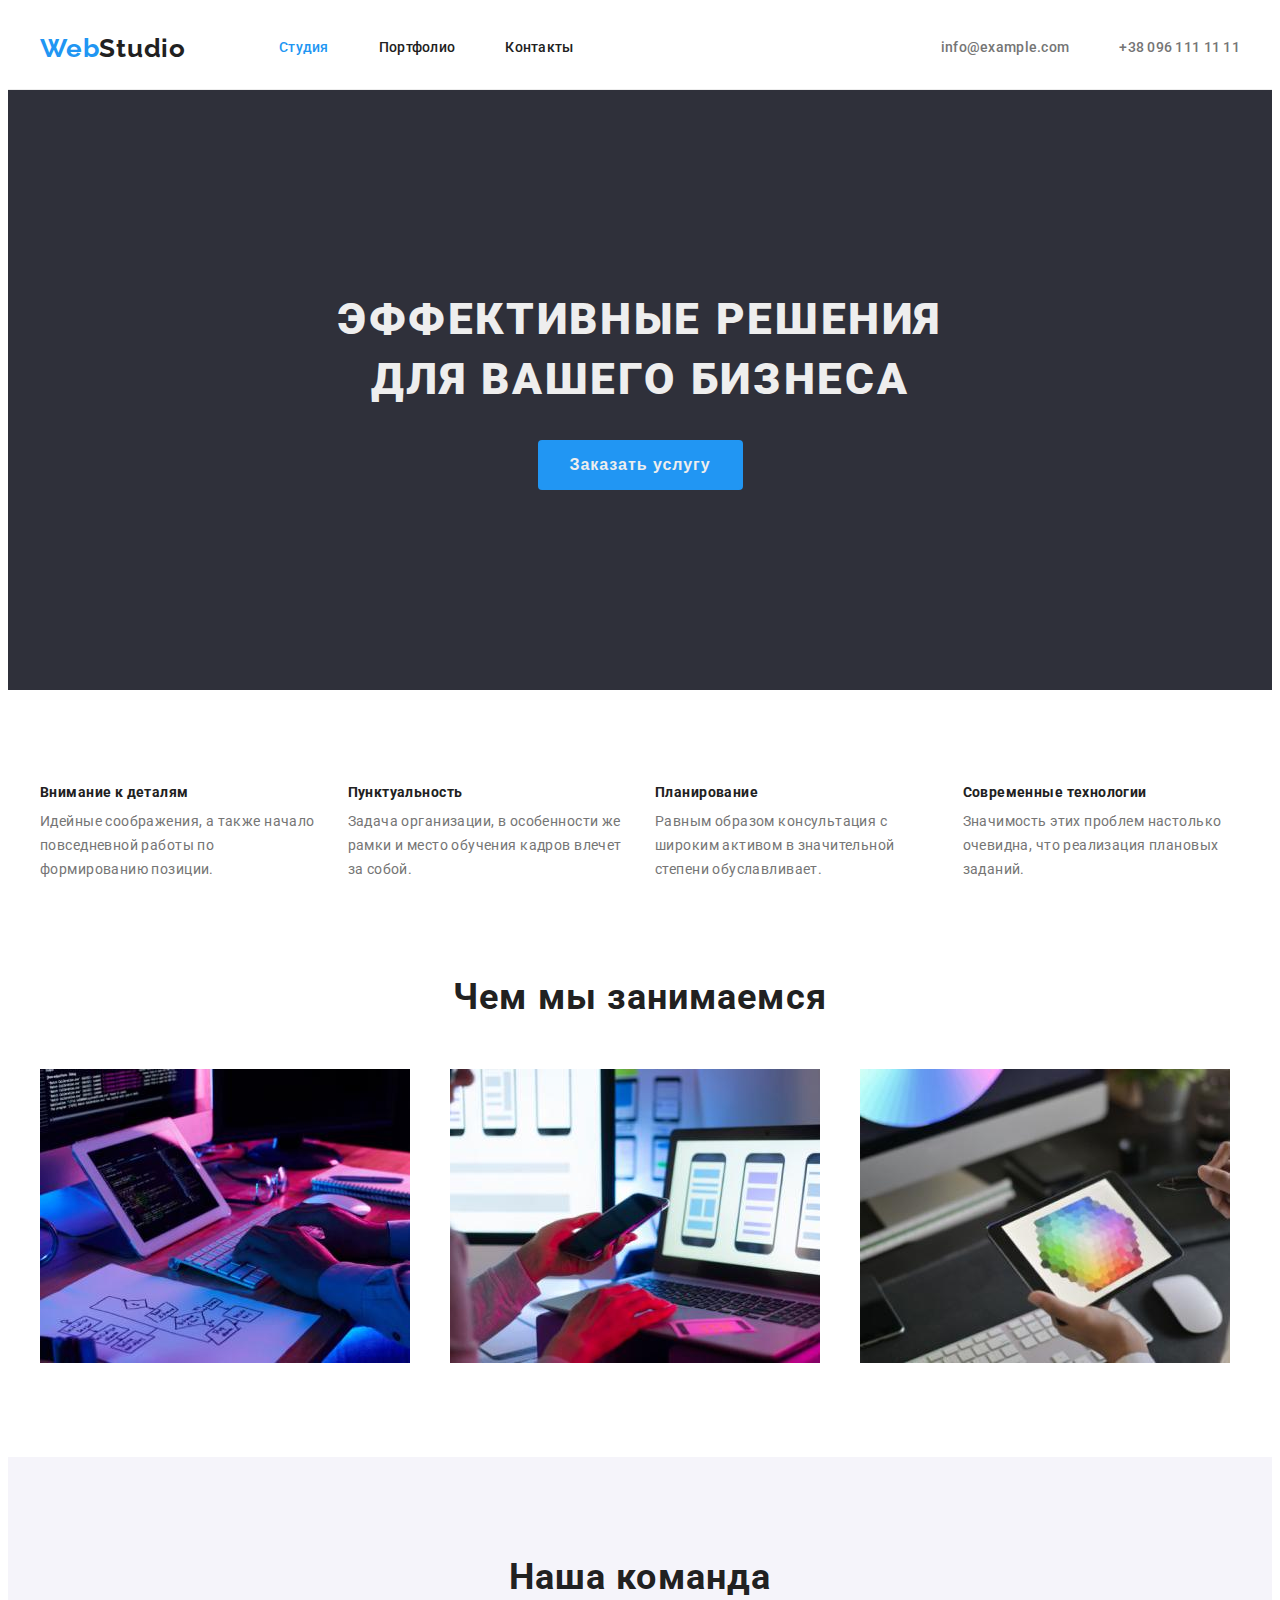
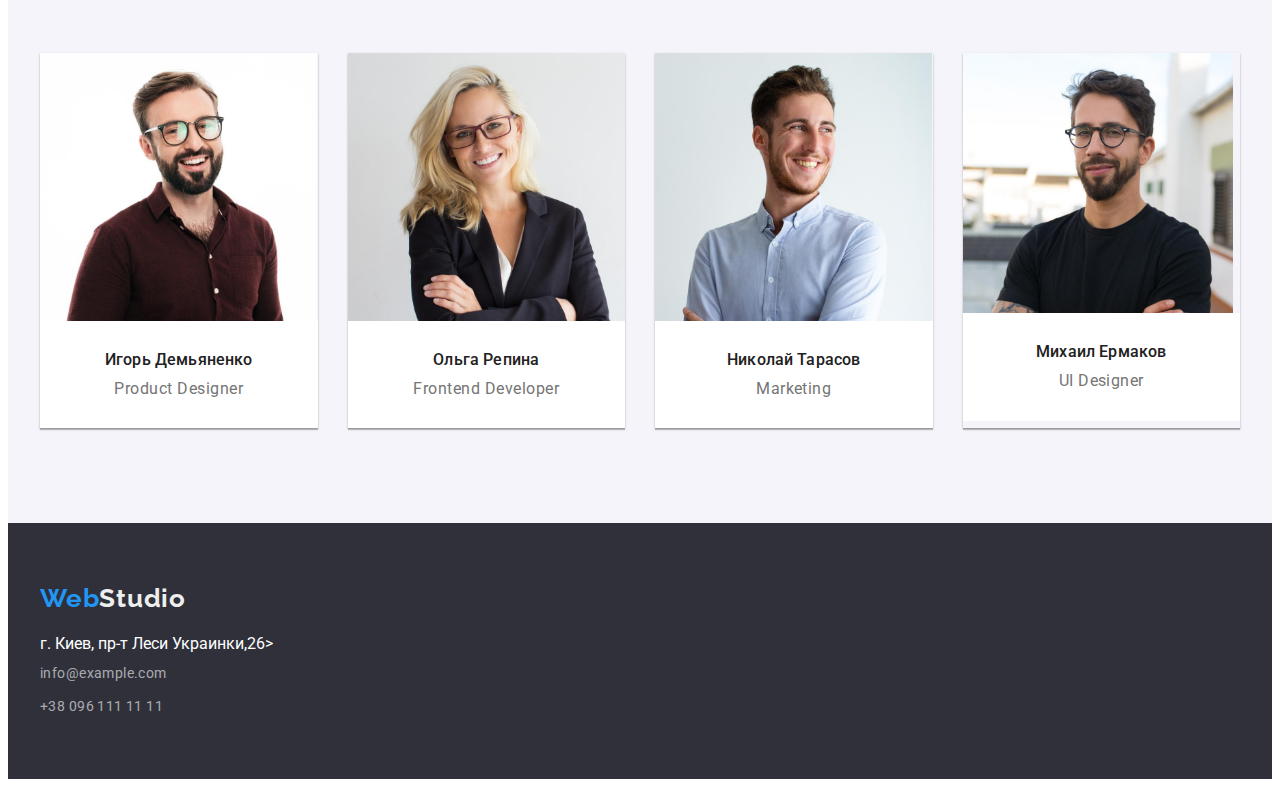
<file: index.html>
<!DOCTYPE html>
<html lang="en">
<head>
    <meta charset="UTF-8">
    <meta name="viewport" content="width=device-width, initial-scale=1.0">
    <title>WebStudio</title>
    <link rel="preconnect" href="https://fonts.gstatic.com">
    <link href="https://fonts.googleapis.com/css2?family=Raleway:wght@700&family=Roboto:wght@400;500;700;900&display=swap" rel="stylesheet">
    <link rel="stylesheet" href="https://cdnjs.cloudflare.com/ajax/libs/modern-normalize/1.0.0/modern-normalize.css" integrity="sha512-Zx6MlUMKSVJoQ+83OwhdILe8cSEsCzfqThJd7J/VA2UrK6Ctj85p+xzqfyuNXE5B1k25uUdmJ2OzItbBy9GHAQ==" crossorigin="anonymous" />
    <link rel="stylesheet" href="./css/styles.css">
</head>
<body>
    <!-- Page header-->
 <header class="header">
    <!-- Site Navigation -->
    <div class="container">
    <nav class="navigation">
        <a class="logo link" href="./index.html">Web<span class="light-theme">Studio</span></a>
            <ul class="navigation-list list">
                <li class="navigation-item">
                    <a class="navigation-link link current" href="./index.html">Студия</a></li>
                <li class="navigation-item">
                    <a class="navigation-link link" href="./portfolio.html">Портфолио</a></li>
                <li class="navigation-item">
                    <a class="navigation-link link" href="/">Контакты</a></li>
            </ul>

            <ul class="navigation-list list contact-item">
                <li class="contacts-list-item"><a class="navigation-link link icon" class="contacts-link" href="mailto:info@devstudio.com">info@example.com</a></li>
                <li class="contacts-list-item"><a class="navigation-link link icon" class="contacts-link" href="tel:+380961111111">+38 096 111 11 11</a></li>
            </ul>
        </nav>
        </div>
 </header>
<main>
        <!-- (HERO) -->
        <section class="hero">
            <div class="container">
            <h1 class="hero-title">Эффективные решения для вашего бизнеса</h1>
           <button class="modal-btn" type="button">Заказать услугу</button>
        </div>
        </section>
     <!-- Header 2 -->
    <section class="section-description">
        <div class="container">
            <ul class="list header-list">
                <li class="description-item">
                    <h2 class="header-title">Внимание к деталям</h2>
                    <p class="description-list">Идейные соображения, а также начало повседневной работы по формированию позиции.</p>
                </li>
                <li class="description-item">
                    <h2 class="header-title">Пунктуальность</h2>
                    <p class="description-list">Задача организации, в особенности же рамки и место обучения кадров влечет за собой.</p>
                </li>
                <li class="description-item">
                    <h2 class="header-title">Планирование</h2>
                    <p class="description-list">Равным образом консультация с широким активом в значительной степени обуславливает.</p>
                </li>
                <li class="description-item">
                    <h2 class="header-title">Современные технологии</h2>
                    <p class="description-list">Значимость этих проблем настолько очевидна, что реализация плановых заданий.</p>
                </li>
            </ul>
        </div>
    </section>   
    <!-- What we do -->
        <section class="section-occupation">
            <div class="container">
                <h2 class="occupation-title">Чем мы занимаемся</h2>
                <ul class="list occupation-list">
                    <li class="occupation-item">
                        <img class="occupation-image" src="./images/box1.jpg" alt="hands of man typing on keyboard">
                    </li>
                    <li class="occupation-item">
                        <img class="occupation-image" src="./images/box2.jpg" alt="man holding smartphone in hand on laptop background">
                    </li>
                    <li class="occupation-item">
                        <img class="occupation-image" src="./images/box3.jpg" alt="hand holding a tablet with a color image on the screen on a computer background">
                    </li>
                </ul>
            </div>
        </section>

    <!-- Our team -->
        <section class="section-our-team">
            <div class="container">
                <h2 class="section-team">Наша команда</h2>
                <ul class="our-team-list list">
                    <li class="team-list-item">
                        <img src="./images/img(7).jpg" alt="фото Игоря Демьяненко продукт Дизайнера"> 
                        <div class="our-team-content"> 
                            <h3 class="team-title">Игорь Демьяненко</h3>
                            <p class="team-description">Product Designer</p>
                        </div>
                    </li>

                    <li class="team-list-item">
                        <img src="./images/img(4).jpg" alt="фото Ольги Репиной Фронтенд Разработчицы"> 
                         <div class="our-team-content"> 
                            <h3 class="team-title">Ольга Репина</h3>
                            <p class="team-description">Frontend Developer</p>
                         </div>
                    </li>

                    <li class="team-list-item">
                        <img src="./images/img(5).jpg" alt="фото Николая Тарасова маркетинг Менеджера"> 
                        <div class="our-team-content"> 
                            <h3 class="team-title">Николай Тарасов</h3>
                            <p class="team-description">Marketing</p>
                        </div> 
                    </li>

                    <li class="team-list-item">
                        <img src="./images/img(6).jpg" alt="фото Михаила Ермакова интерфейс Разработчика" width="270"> 
                         <div class="our-team-content"> 
                            <h3 class="team-title">Михаил Ермаков</h3>
                            <p class="team-description">UI Designer</p>
                         </div>
                    </li>

                </ul>
            </div>
        </section>
    </main>
   <!-- Footer -->
     <footer class="footer">
       <div class="container">
        <!-- Contacts -->
<a class="link logo-footer" href="./index.html">Web<span class="dark-theme">Studio</span></a>
         <address class="address">
             <ul class="site-nav list"> 
                 <li class="footer-item">
                     <a class="link location" href="https://goo.gl/maps/X1yvUjmJg16SnbM39" target="_blank" rel="noopener noreferrer" class="button">
                         г. Киев,
                     пр-т Леси Украинки,26></a>
                 </li>
                 <li class="footer-item">
                     <a class="link footer-link navigation-link" href="mailto:info@example.com" target="_blank" class="button">info@example.com</a>
                 </li>
                 <li>
                     <a class="link footer-link navigation-link" href="tel:+380991111111" target="_blank" class="button">+38 096 111 11 11</a>
                 </li>
             </ul>    
         </address>
        </div>
     </footer>
   </body>
</html>
</file>
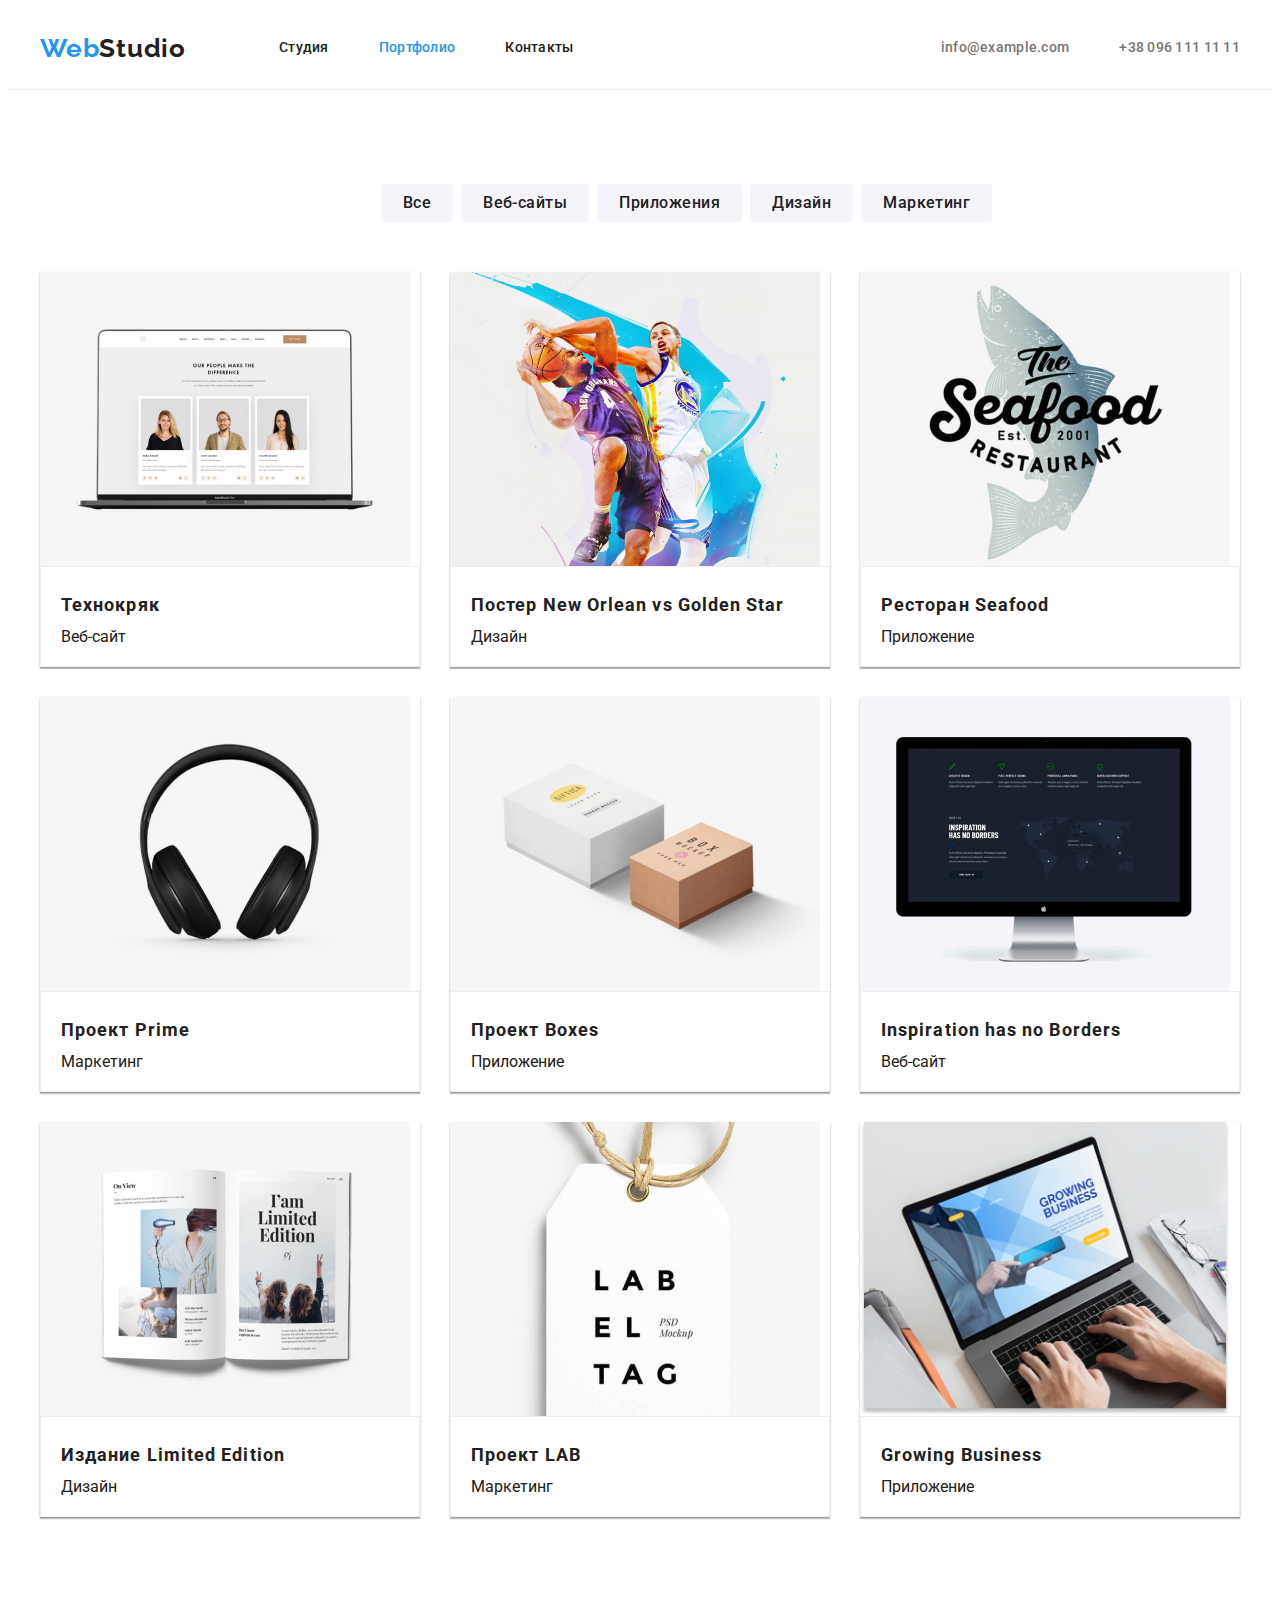
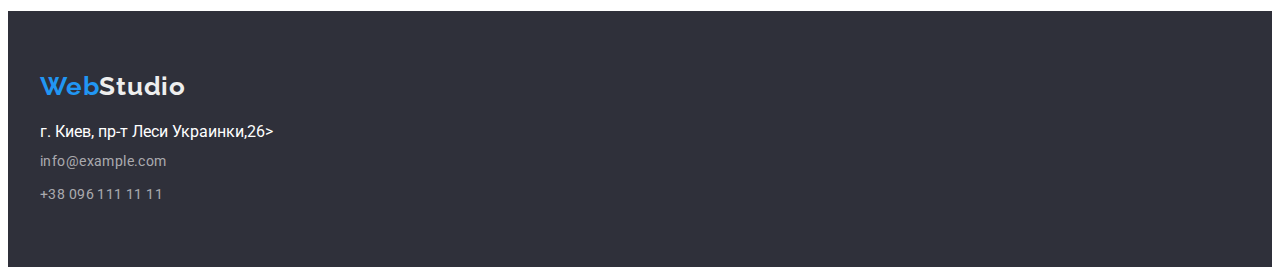
<file: portfolio.html>
<!DOCTYPE html>
<html lang="ru">
<head>
    <meta charset="UTF-8">
    <meta name="viewport" content="width=device-width, initial-scale=1.0">
    <title>Portfolio</title> 
    <link rel="preconnect" href="https://fonts.gstatic.com">
    <link href="https://fonts.googleapis.com/css2?family=Raleway:wght@700&family=Roboto:wght@400;500;700;900&display=swap" rel="stylesheet">
    <link rel="stylesheet" href="https://cdnjs.cloudflare.com/ajax/libs/modern-normalize/1.0.0/modern-normalize.css" integrity="sha512-Zx6MlUMKSVJoQ+83OwhdILe8cSEsCzfqThJd7J/VA2UrK6Ctj85p+xzqfyuNXE5B1k25uUdmJ2OzItbBy9GHAQ==" crossorigin="anonymous" />
    <link rel="stylesheet" href="./css/styles.css">
</head>
  <body>
    <header class="header">
     <!-- Site navigation -->
     <div class="container">
        <nav class="navigation">
            <a class="logo link" href="./index.html">Web<span class="light-theme">Studio</span></a>
                <ul class="navigation-list list">
                    <li class="navigation-item">
                        <a class="navigation-link link" href="./index.html">Студия</a></li>
                    <li class="navigation-item">
                        <a class="navigation-link link current" href="./portfolio.html">Портфолио</a></li>
                    <li class="navigation-item">
                        <a class="navigation-link link" href="">Контакты</a></li>
                </ul>
                <ul class="navigation-list list contact-item">
                    <li class="contacts-list-item"><a class="navigation-link link icon" class="contacts-link" href="mailto:info@devstudio.com">info@example.com</a></li>
                    <li class="contacts-list-item"><a class="navigation-link link icon" class="contacts-link" href="tel:+380961111111">+38 096 111 11 11</a></li>
                </ul>
            </nav>
            </div>
    </header>
    <!-- h1 -->
    <main>
      <section class="section">
          <div class="container">
          <h1 class="visually-hidden">Описание разделов сайта</h1>
            <!-- Site-nav -->
                <ul class="navigation-list filter list">
                    <li class="filter-item"><button type="button" class="filter-link link" class="button link">Все</button></li>
                    <li class="filter-item"><button type="button" class="filter-link link" class="button link">Веб-сайты</button></li>
                    <li class="filter-item"><button type="button" class="filter-link link" class="button link">Приложения</button></li>
                    <li class="filter-item"><button type="button" class="filter-link link" class="button link">Дизайн</button></li>
                    <li><button type="button" class="filter-link link" class="button link">Маркетинг</button></li>
                </ul> 
    <!-- Portfolio --> 
    <ul class="list portfolio-list"> 
        <li class="portfolio-item"> 
            <img class="portfolio-list-img" src="./images/img-2.jpg" alt="На экране ноутбука изображены 3 иконки с тремя людьми" width="370" height="294">
             <div class="portfolio-list-content">
                <h2 class="section-title">Технокряк</h2>
                <p class="section-item">Веб-сайт</p>
             </div> 
             </li>

        <li class="portfolio-item">
            <img class="portfolio-list-img" src="./images/img-3.jpg" alt="Два баскетболиста сражаются за мячь" width="370" height="294">
             <div class="portfolio-list-content">
                <h2 class="section-title">Постер New Orlean vs Golden Star</h2>
                <p class="section-item">Дизайн</p>
             </div>
        </li>

        <li class="portfolio-item">
            <img class="portfolio-list-img" src="./images/img-4.jpg" alt="Логотип ресторана морской еды" width="370" height="294">
             <div class="portfolio-list-content">
                <h2 class="section-title">Ресторан Seafood</h2>
                <p class="section-item">Приложение</p>
             </div>
        </li> 

        <li class="portfolio-item">
            <img class="portfolio-list-img" src="./images/img-5.jpg" alt="Чёрные наушники" width="370" height="294">
            <div class="portfolio-list-content">
                <h2 class="section-title">Проект Prime</h2>
                <p class="section-item">Маркетинг</p>
            </div>
        </li>

        <li class="portfolio-item">
            <img class="portfolio-list-img" src="./images/img-6.jpg" alt="Упаковочная продукция в виде двух коробочек" width="370" height="294">
            <div class="portfolio-list-content">
                <h2 class="section-title">Проект Boxes</h2>
                <p class="section-item">Приложение</p>
            </div>
        </li>

        <li class="portfolio-item">
            <img class="portfolio-list-img" src="./images/img-7.jpg" alt="Монитор компании Apple" width="370" height="294">
             <div class="portfolio-list-content">
                <h2 class="section-title">Inspiration has no Borders</h2>
                <p class="section-item">Веб-сайт</p>
             </div>
        </li> 

        <li class="portfolio-item">
            <img class="portfolio-list-img" src="./images/img-8.jpg" alt="Книга в развороте с девушкой пользующейся феном и двумя девушками на фоне моста" width="370" height="294">
            <div class="portfolio-list-content">
                <h2 class="section-title">Издание Limited Edition</h2>
                <p class="section-item">Дизайн</p>
            </div>
        </li>

        <li class="portfolio-item">
            <img class="portfolio-list-img" src="./images/img-9.jpg" alt="Белая бирка компании" width="370" height="294">
             <div class="portfolio-list-content">
                <h2 class="section-title">Проект LAB</h2>
                <p class="section-item">Маркетинг</p>
             </div>
        </li>

        <li class="portfolio-item">
            <img class="portfolio-list-img" src="./images/img-10.jpg" alt="Руки человека печатающего на клавиатуре ноутбука с рядом лежащими очками и телефоном" width="370" height="294">
             <div class="portfolio-list-content">
                <h2 class="section-title">Growing Business</h2>
                <p class="section-item">Приложение</p> 
             </div>
        </li> 
    </ul>
</div>
    </section>
    </main> 
    <!-- <Footer> --> 
        <footer class="footer">
        <div class="container">
            <!--Contacts -->
  <a class="link logo-footer" href="./index.html">Web<span class="dark-theme">Studio</span></a>
             <address class="address">
                 <ul class="site-nav list"> 
                     <li class="footer-item">
                         <a class="link location" href="https://goo.gl/maps/X1yvUjmJg16SnbM39" target="_blank" rel="noopener noreferrer" class="button">
                             г. Киев,
                         пр-т Леси Украинки,26></a>
                     </li>
                     <li class="footer-item">
                         <a class="link footer-link navigation-link" href="mailto:info@example.com" target="_blank" class="button">info@example.com</a>
                     </li>
                     <li>
                         <a class="link footer-link navigation-link" href="tel:+380991111111" target="_blank" class="button">+38 096 111 11 11</a>
                     </li>
                 </ul>    
             </address>
            </div>
         </footer>
    </body>
</html>
</file>
<file: css/styles.css>
/* primary-text-color - главный цвет на макете
accent-color - цвет которым выделяется элемент (кнопка, ссылка) 
*/ 
:root {
    --main-font: 'Roboto', sans-serif;
    --secondary-font: font-family: 'Raleway', sans-serif;
    --primary-text-color: rgba(33, 33, 33,1);
    --accent-color:  #2196F3;
    --white-color: rgb(238, 238, 238);
    --grey-color: #757575;
    --section-padding-top: 95px;
    --section-padding-bottom: 95px;
} 

/*========== <УБИРАЕТ НИЖНЕЕ ПОДЧЁРКИВАНИЕ > ============*/
.link { 
    text-decoration: none;
}
/*========== <УБИРАЕТ НИЖНЕЕ ПОДЧЁРКИВАНИЕ> ============*/




/*========== <УБИРАЕТ МАРКЕРЫ У ЛИНК> ============*/
.list {
    list-style: none;
}

/*========== <УБИРАЕТ МАРКЕРЫ У ЛИНК> ============*/


.container {
    width: 1200px;
    margin: 0 auto;
    padding-left: 15px;
    padding-right: 15px;
}


/*========== <ДОПОЛНИТЕЛЬНЫЙ СБРОС> ============*/

h1, 
h2,
h3,
h4,
h5,
h6,
p{
    margin: 0;
}

ul,
ol {
    margin: 0;
    padding: 0;
}

img {
    display: block;
}

.visually-hidden {
    position: absolute !important;
    clip: rect(1px 1px 1px 1px); /* IE6, IE7 */
    clip: rect(1px, 1px, 1px, 1px);
    padding: 0 !important;
    border: 0 !important;
    height: 1px !important;
    width: 1px !important;
    overflow: hidden;
  }
/*========== < ЗАКОНЧИЛСЯ ДОПОЛНИТЕЛЬНЫЙ СБРОС> ============*/





    /*============ <Body> =============*/
body { 
    font-family: var(--main-font);
    color: var(--primary-text-color);
    font-size: 16px;
}
  /*=========== <End body> ============*/



 /*============== <Header> ================*/
 .header {
    font-weight: bold;
    font-size: 14px;
    line-height: 1.14;
    letter-spacing: 0.03em;
    color: var(--primary-text-color);
    padding-top: 25px;
    padding-bottom: 25px;
    border-bottom: 1px solid #ECECEC;
}

.logo {
    font-family: 'Raleway', sans-serif;
    font-weight: bold;
    font-size: 26px;
    line-height: 1.19;
    /* identical to box height */
    letter-spacing: 0.03em;
    color: var(--accent-color);
    
}

.logo:hover,
.logo:focus {
    color: var(--accent-color);
}
.light-theme {
    color: var(--primary-text-color);
}
.dark-theme {
    color: var(--white-color);
}

.header-container {
    position: absolute;
    width: 1200px;
    height: 100px;
    left: 200px;
    top: 0px;
    background: #C4C4C4;
}

.header {
    display: flex;
    align-items: center;
    background-color: #FFFFFF;
}

.navigation {
    display: flex;
    align-items: center;
}

.navigation-list {
    display: flex;
    margin-left: 93px; /*длина между студия, портфолио, контакты и email-tel*/

}

.navigation-item:not(:last-child) {
    margin-right: 50px;
}

.contact-item {
    margin-left: auto;
 }
  /*================ <END Header> ================*/




  /*=========== SITE Navigation ============ */
.navigation-link {
    font-weight: 500;
    font-size: 14px;
    line-height: 1.14;
    letter-spacing: 0.02em;
    color: var(--primary-text-color);
    cursor: pointer;
  }

.icon {
    font-family: var(--main-font);
    font-weight: 500;
    font-size: 14px;
    line-height: 1.14;
    letter-spacing: 0.02em;
    color: #757575;
    /* margin-left: 50px; СДЕЛАЙ ТАК ЧТОБЫ МАРЖИНА ДЛЯ EMAIL НЕ БЫЛО */
}

  /* ДЛЯ ИЗМЕНЕНИЯ ЦВЕТА EMAIL И TEL */
.contact-list {
    color: #757575;
}
/* ДЛЯ ИЗМЕНЕНИЯ ЦВЕТА EMAIL И TEL */

.current {
    color: var(--accent-color);
}

.navigation-link:hover,
.navigation-link:focus {
    color: var(--accent-color);
  }

.contacts-link {
    font-weight: 500;
    font-size: 14px;
    line-height: 1.14;
    letter-spacing: 0.02em;
    color: var(--grey-color);
}

.contacts-list-item:not(:first-child) {
    margin-left: 50px;
}



/*=========END Site Navigation========== */ 




/* =============SITE NAV H1================= */
.filter-item {
    margin-right: 8px;
}

button {
    background: #F5F4FA;
    border-radius: 4px;
    border-style: none;
}

.section {
    padding-bottom: 34px;
    padding-top: 94px;
    padding-bottom: 94px;
}

.filter {
     margin-bottom: 50px;
}

.filter-link {
    font-family: var(--main-font);
    font-weight: 500;
    font-size: 16px;
    line-height: 1.62;
    text-align: center;
    letter-spacing: 0.03em;
    color: #212121;
    cursor: pointer;
    padding: 6px 22px;
}

.filter-link:hover,
.filter-link:focus {
    color: #FFFFFF;
    background-color: #2196F3;
  }


/* ============= END SITE NAV H1================= */
  



/*==================PORTFOLIO================= */

.section-title {
    font-family: var(--main-font);
    font-weight: bold;
    font-size: 18px;
    line-height: 2;
    letter-spacing: 0.06em;
    color: var(--primary-text-color);
}

.section-description {
    font-family: var(--main-font);
    font-weight: normal;
    font-size: 16px;
    line-height: 1.87;
    letter-spacing: 0.03em;
    color: var(--grey-color);
}

.navigation-list {
    justify-content: center;
}

.portfolio-list {
    display: flex;
    flex-wrap: wrap;
    margin-left: -30px;
    margin-top: -30px;
}

.portfolio-item {
    flex-basis: calc(100% / 3 - 30px);
    margin-left: 30px;
    margin-top: 30px;
    border-top: none;
    box-shadow: 0px 1px 3px rgb(0 0 0 / 12%), 0px 1px 1px rgb(0 0 0 / 14%), 0px 2px 1px rgb(0 0 0 / 20%);;
    background: #FFFFFF;
    box-sizing: border-box;
}

.section-item {
    margin-top: 4px;
}

.portfolio-list-content {
    padding: 20px;
    border: 1px solid #EEEEEE;
}


/*========= END PORTFOLIO========== */




/*===============HERO============== */
.hero {
    background-color: #2F303A;
    padding: 200px 0    ;
    margin: 0 auto;
}

.hero-title {
    font-weight: 900;
    font-size: 44px;
    line-height: 1.36;
    text-align: center;
    letter-spacing: 0.06em;
    text-transform: uppercase;
    color: var(--white-color);
    max-width: 696px;
    margin: auto;
}

.modal-btn {
    font-weight: bold;
    font-size: 16px;
    line-height: 1.87;
    display: flex;
    align-items: center;
    text-align: center;
    letter-spacing: 0.06em;
    color: var(--white-color);
    background-color: var(--accent-color);
    cursor: pointer;
    margin: 0 auto;
    margin-top: 30px;
    min-width: 200px;
    padding: 10px 32px;
}


.modal.btn:hover,
.modal.btn:focus{
    background-color: #2196F3;
    color: var(--white-color);
    box-shadow: 0px 4px 4px rgba(0, 0, 0, 0.15);
    border-radius: 4px;
}


/*=============END HERO============= */




 /* =============HEADER 2============= */

 /* .section{} на потом*/

 /* .list {}  на потом*/
.section-description{
    padding-top: var(--section-padding-top);
    padding-bottom: var(--section-padding-bottom);
}

 .header-title {
    font-weight: bold;
    font-size: 14px;
    line-height: 1.14;
    letter-spacing: 0.03em;
    color: var(--primary-text-color);
    margin-bottom: 10px;
}

.description-list {
    font-weight: normal;
    font-size: 14px;
    line-height: 1.71;
    letter-spacing: 0.03em;
    color: var(--grey-color);
}

.header-list {
    display: flex;
    flex-wrap: wrap;
    margin-left: -30px;
    margin-top: -30px;
}

.description-item {
    flex-basis: calc(100% / 4 - 30px);
     margin-left: 30px;
     margin-top: 30px;
}
/* ========== END HEADER 2========== */




 /* ==========What we do ============ */

 .occupation-title {
    font-weight: bold;
    font-size: 36px;
    line-height: 1.16;
    text-align: center;
    letter-spacing: 0.03em;
    color: var(--primary-text-color);
    margin-bottom: 50px;
}

.occupation-list {
    display: flex;
    flex-wrap: wrap;
    margin-left: -30px;
    margin-top: -30px;
}

.occupation-item {
    flex-basis: calc(100% / 3 - 30px);
    margin-left: 30px;
    margin-top: 30px;
}

.occupation-image {
    max-width: 100%;
}

.section-occupation {
    padding-bottom: 94px;
}



/* ========== END What we do ============ */




/*============= OUR TEAM============== */
.section-our-team {
    background-color: #F5F4FA;
    padding-top: var(--section-padding-top);
    padding-bottom: var(--section-padding-bottom);
}

.section-team {
    font-family: var(--main-font);
    font-weight: bold;
    font-size: 36px;
    line-height: 1.43;
    text-align: center;
    letter-spacing: 0.03em;
    color: var(--primary-text-color);
    margin-bottom: 50px;
}

.team-title{
    font-weight: 500;
    font-size: 16px;
    line-height: 1.18;
    /* identical to box height */
    text-align: center;
    letter-spacing: 0.01em;
    color: var(--primary-text-color);
    margin-bottom: 10px;
}

.team-description {
    font-weight: normal;
    font-size: 16px;
    line-height: 1.18;
    /* identical to box height */
    text-align: center;
    letter-spacing: 0.03em;
    color: var(--grey-color);
    
}

.our-team-list {
    display: flex;
    flex-wrap: wrap;
    margin-left: -30px;
    margin-top: -30px;
 }

 .team-list-item {
     flex-basis: calc(100% / 4 - 30px);
     margin-left: 30px;
     margin-top: 30px;
     box-shadow: 0px 1px 3px rgb(0 0 0 / 12%), 0px 1px 1px rgb(0 0 0 / 14%), 0px 2px 1px rgb(0 0 0 / 20%);
     background-color: #F5F4FA;
 }

 img {
     max-width: 100%;
 }

 .our-team-content {
     padding: 30px 60px;
     background-color: #FFFFFF;
     
 }
/*===========END OUR TEAM============ */




/*==============FOOTER================= */

.logo-footer {
    font-family: 'Raleway', sans-serif;
    font-weight: bold;
    font-size: 26px;
    line-height: 1.19;
    letter-spacing: 0.03em;
    color: var(--accent-color);
    margin-bottom: 20px;
    display: block;
} 

.footer {
    background-color: #2F303A;
    padding: 60px 0;
}


.footer-link {
    font-family: var(--main-font);
    font-weight: normal;
    font-size: 14px;
    line-height: 1.71;
    letter-spacing: 0.03em;
    color: rgba(255, 255, 255, 0.6);
}

.location {
    color: rgb(255, 255, 255);
}

.footer-item {
    margin-bottom: 9px;
    /* padding-top: 20px; */
}


/*===========END FOOTER============== */

/*========== <УБИРАЕТ КУРСИВНЫЙ ШРИФТ У АДРЕС> ============*/

.address {
    font-style: normal;
    }
/*========== <УБИРАЕТ КУРСИВНЫЙ ШРИФТ У АДРЕС> ============*/
</file>
